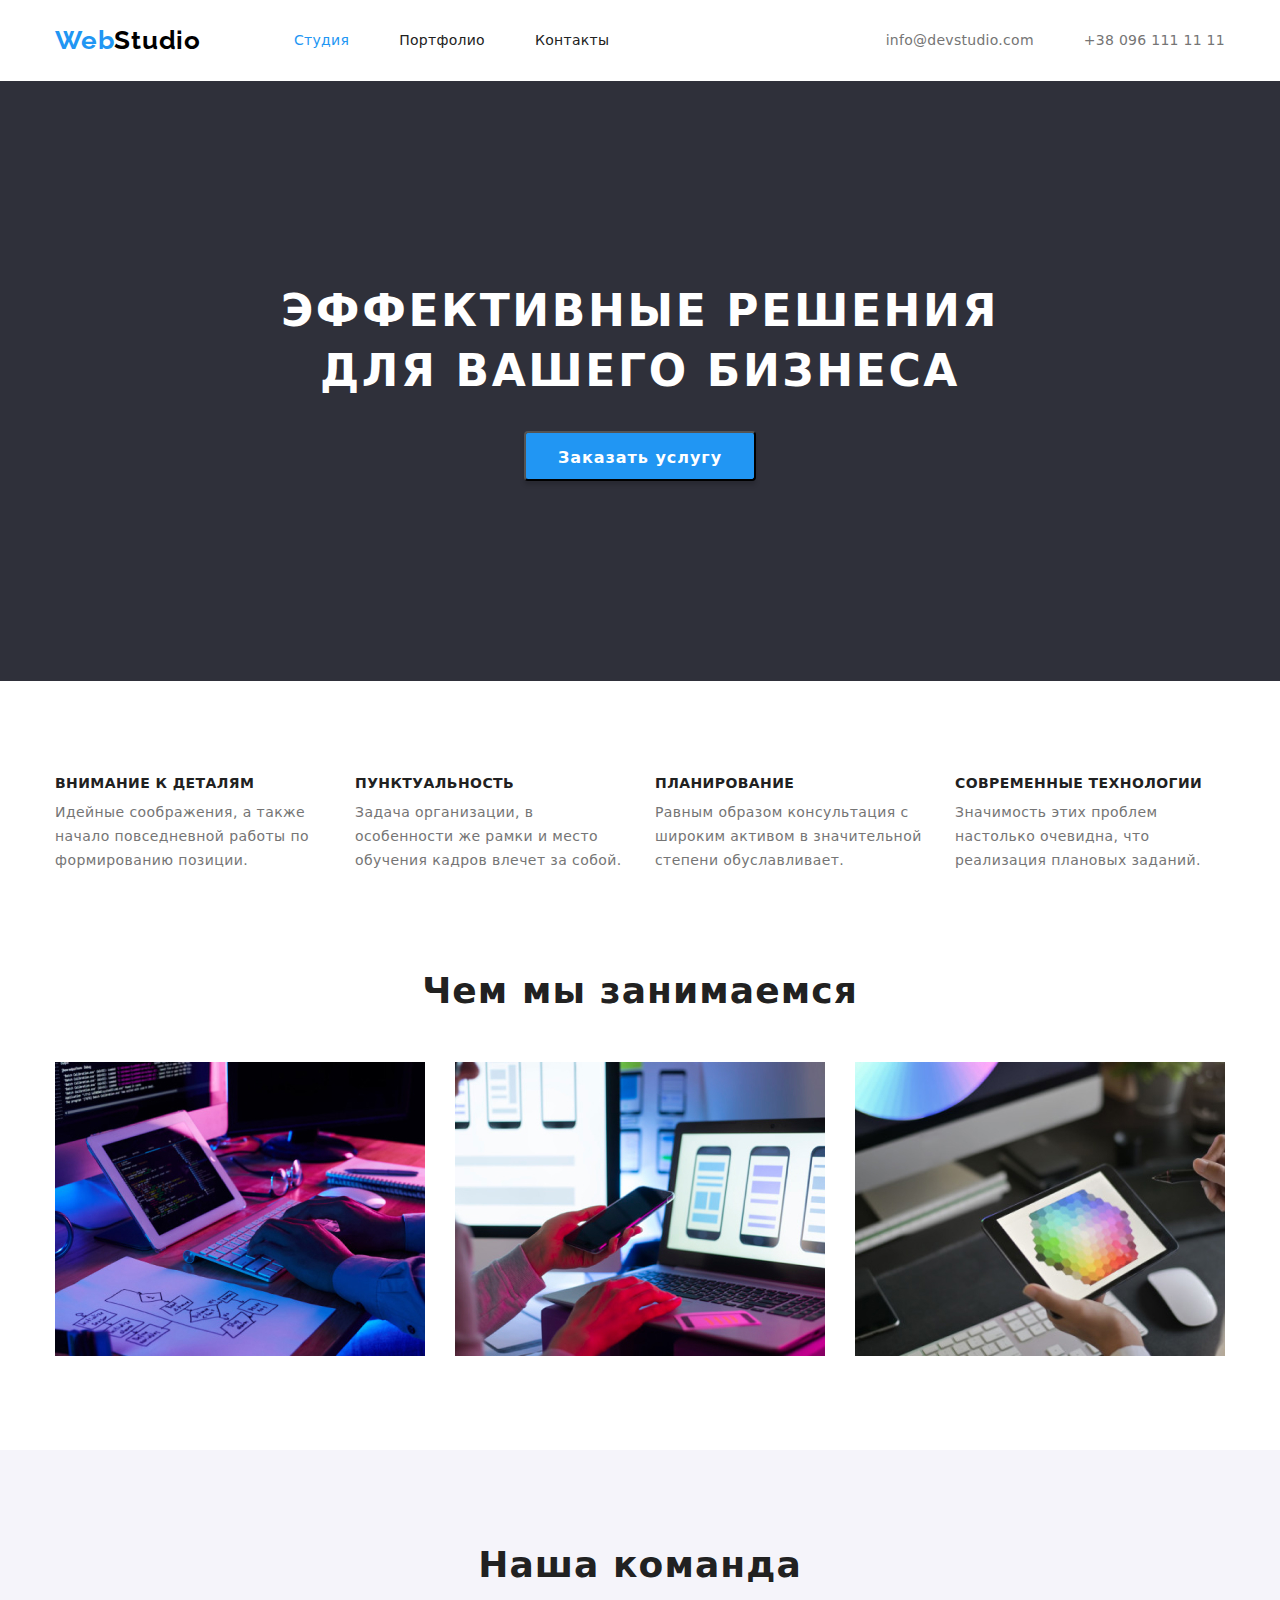
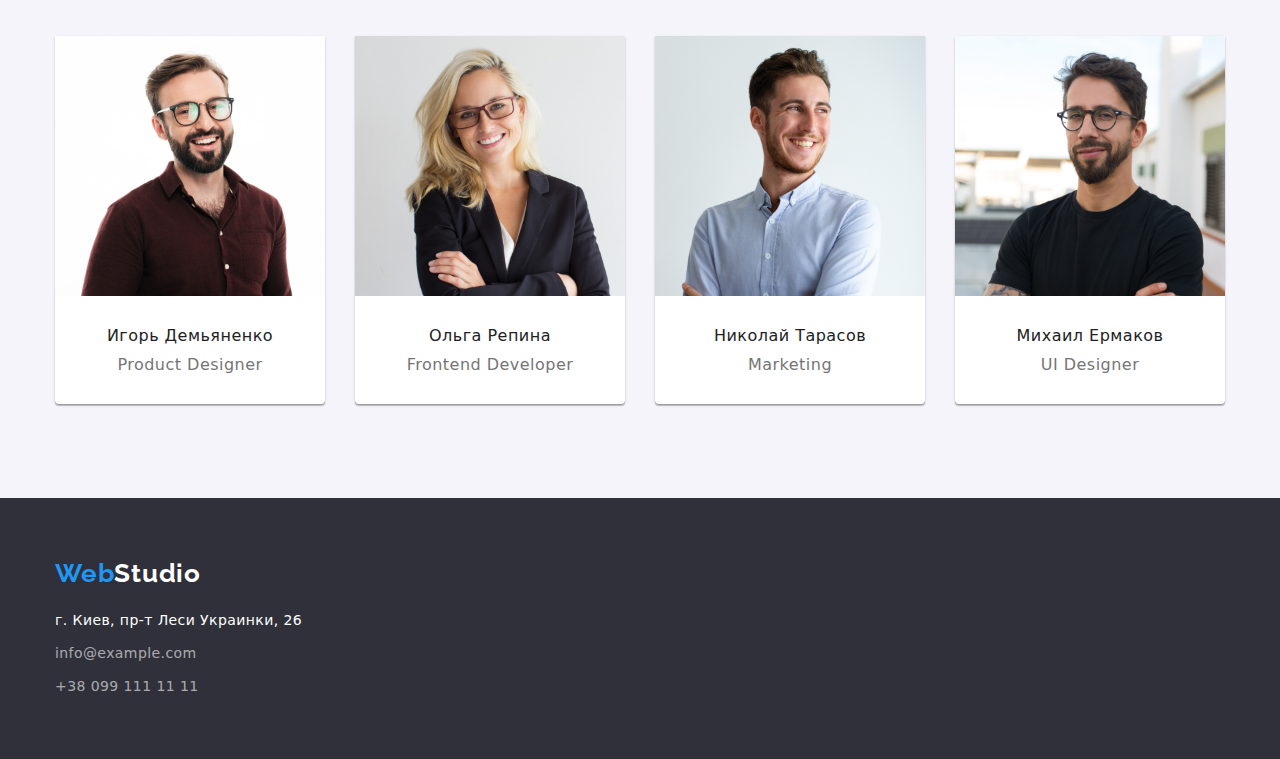
<file: index.html>
<!DOCTYPE html>
<html lang="ru">
<head>
    <meta charset="UTF-8">
    <meta name="viewport" content="width=device-width, initial-scale=1.0">
    <title>Студия</title>
    <link rel="stylesheet" href="https://cdnjs.cloudflare.com/ajax/libs/modern-normalize/1.0.0/modern-normalize.css">
    <link 
        href="https://fonts.googleapis.com/css2?family=Raleway:wght@700&family=Roboto:wght@400;500;700;900&display=swap" 
        rel="stylesheet">
    <link rel="stylesheet" href="./css/styles.css">
</head>
<body>
    <!--HEADER-->
    <header class="header">
        <div class="container">
            <nav class="navigation">
                <a class="logo link" href="./index.html" aria-label="WebStudio" lang="en">Web<span class="logo-web">Studio</span></a>
                <ul class="navigation-list list">
                    <li class="navigation-list-item">
                        <a class="navigation-list-link link active-page" href="./index.html">Студия</a>
                    </li>
                    <li class="navigation-list-item">
                        <a class="navigation-list-link link" href="./portfolio.html">Портфолио</a>
                    </li>
                    <li class="navigation-list-item">
                        <a class="navigation-list-link link" href="">Контакты</a>
                    </li>
                </ul>
            </nav>
            <ul class="contact-list list">
                <li class="contact-list-item">
                    <a class="contact-list-link link" href="mailto:info@devstudio.com">info@devstudio.com</a>  
                </li>
                <li class="contact-list-item">
                    <a class="contact-list-link link" href="tel:+380961111111">+38 096 111 11 11</a>
                </li>
            </ul>           
        </div>           
    </header>
    <main>
        <!--HERO-->
        <section class="hero">
            <div class="container">
                <h1 class="hero-title">ЭФФЕКТИВНЫЕ РЕШЕНИЯ <br> ДЛЯ ВАШЕГО БИЗНЕСА</h1>
                <button class="hero-button" type="button">Заказать услугу</button>
            </div>
        </section>
        <!--COMPANY ADVANTAGES-->
        <section class="advantages">
            <div class="container">
                <h2 class="section-title" hidden>Преимущества компании</h2>
                <ul class="advantages-list list">
                    <li class="advantages-list-item">
                        <h3 class="advantages-list-subtitle">ВНИМАНИЕ К ДЕТАЛЯМ</h3>
                        <p class="advantages-list-description">Идейные соображения, а также начало повседневной работы по формированию позиции.</p>
                    </li>                          
                    <li class="advantages-list-item">
                        <h3 class="advantages-list-subtitle">ПУНКТУАЛЬНОСТЬ</h3>
                        <p class="advantages-list-description">Задача организации, в особенности же рамки и место обучения кадров влечет за собой.</p>
                    </li>
                    <li class="advantages-list-item">
                        <h3 class="advantages-list-subtitle">ПЛАНИРОВАНИЕ</h3>
                        <p class="advantages-list-description">Равным образом консультация с широким активом в значительной степени обуславливает.</p>
                    </li>
                    <li class="advantages-list-item">
                        <h3 class="advantages-list-subtitle">СОВРЕМЕННЫЕ ТЕХНОЛОГИИ</h3>
                        <p class="advantages-list-description">Значимость этих проблем настолько очевидна, что реализация плановых заданий.</p>
                    </li>
                </ul>
            </div>
        </section>
        <!--COMPANY SERVICES-->
        <section class="services">
            <div class="container">
                <h2 class="section-title">Чем мы занимаемся</h2>
                <ul class="services-list list">
                    <li class="services-list-item"> 
                        <img class="service-list-image" src="./images/services/service1.jpg" width="370" height="294" alt="руки разработчика, работающего за компьютером">
                    </li>
                    <li class="services-list-item">
                        <img class="service-list-image" src="./images/services/service2.jpg" width="370" height="294" alt="руки веб дизайнера пользовательских интерфейсов, работающего над приложением для смартфонов">
                    </li>
                    <li class="services-list-item">
                        <img class="service-list-image" src="./images/services/service3.jpg" width="370" height="294" alt="руки веб дизайнера, работающего с графикой">
                    </li>
                </ul>
            </div>
        </section>
        <!--COMPANY TEAM-->
        <section class="team">
            <div class="container">
                <h2 class="section-title">Наша команда</h2>
                <ul class="team-list list">
                    <li class="team-list-item">
                        <img class="team-list-image" src="./images/team/team-member1.jpg" width="270" height="260" alt="фото продакт дизайнера">
                        <div class="team-list-content">
                            <h3 class="team-list-subtitle">Игорь Демьяненко</h3>
                            <p class="team-list-description" lang="en">Product Designer</p>
                        </div>
                    </li>
                    <li class="team-list-item">
                        <img class="team-list-image" src="./images/team/team-member2.jpg" width="270" height="260" alt="фото фронтенд разработчика">
                        <div class="team-list-content">
                            <h3 class="team-list-subtitle">Ольга Репина</h3>
                            <p class="team-list-description" lang="en">Frontend Developer</p>
                        </div>
                    </li>
                    <li class="team-list-item">
                        <img class="team-list-image" src="./images/team/team-member3.jpg" width="270" height="260" alt="фото маркетолога">
                        <div class="team-list-content">
                            <h3 class="team-list-subtitle">Николай Тарасов</h3>
                            <p class="team-list-description" lang="en">Marketing</p>
                    </div>
                    </li>
                    <li class="team-list-item">
                        <img class="team-list-image" src="./images/team/team-member4.jpg" width="270" height="260" alt="фото дизайнера пользовательских интерфейсов">
                        <div class="team-list-content">
                            <h3 class="team-list-subtitle">Михаил Ермаков</h3>
                            <p class="team-list-description" lang="en">UI Designer</p>
                        </div>
                    </li>
                </ul>
            </div>      
        </section>
    </main>
    <!--FOOTER-->
    <footer class="footer">
        <div class="container">
            <a class="logo link" href="./index.html" aria-label="WebStudio" lang="en">Web<span class="logo-web">Studio</span></a>
            <address class="address">
                <p class="address-line">
                    <a class="address-main link" href="https://goo.gl/maps/fexX8swV8cYwK8N79" target="blank">г. Киев, пр-т Леси Украинки, 26</a>
                </p> 
                <p class="address-line">
                    <a class="address-link link" href="mailto:info@example.com">info@example.com</a>
                </p>
                <p class="address-line">
                    <a class="address-link link" href="+380991111111">+38 099 111 11 11</a>
                </p>
            </address>
        </div>
    </footer>
</body>
</html>
</file>
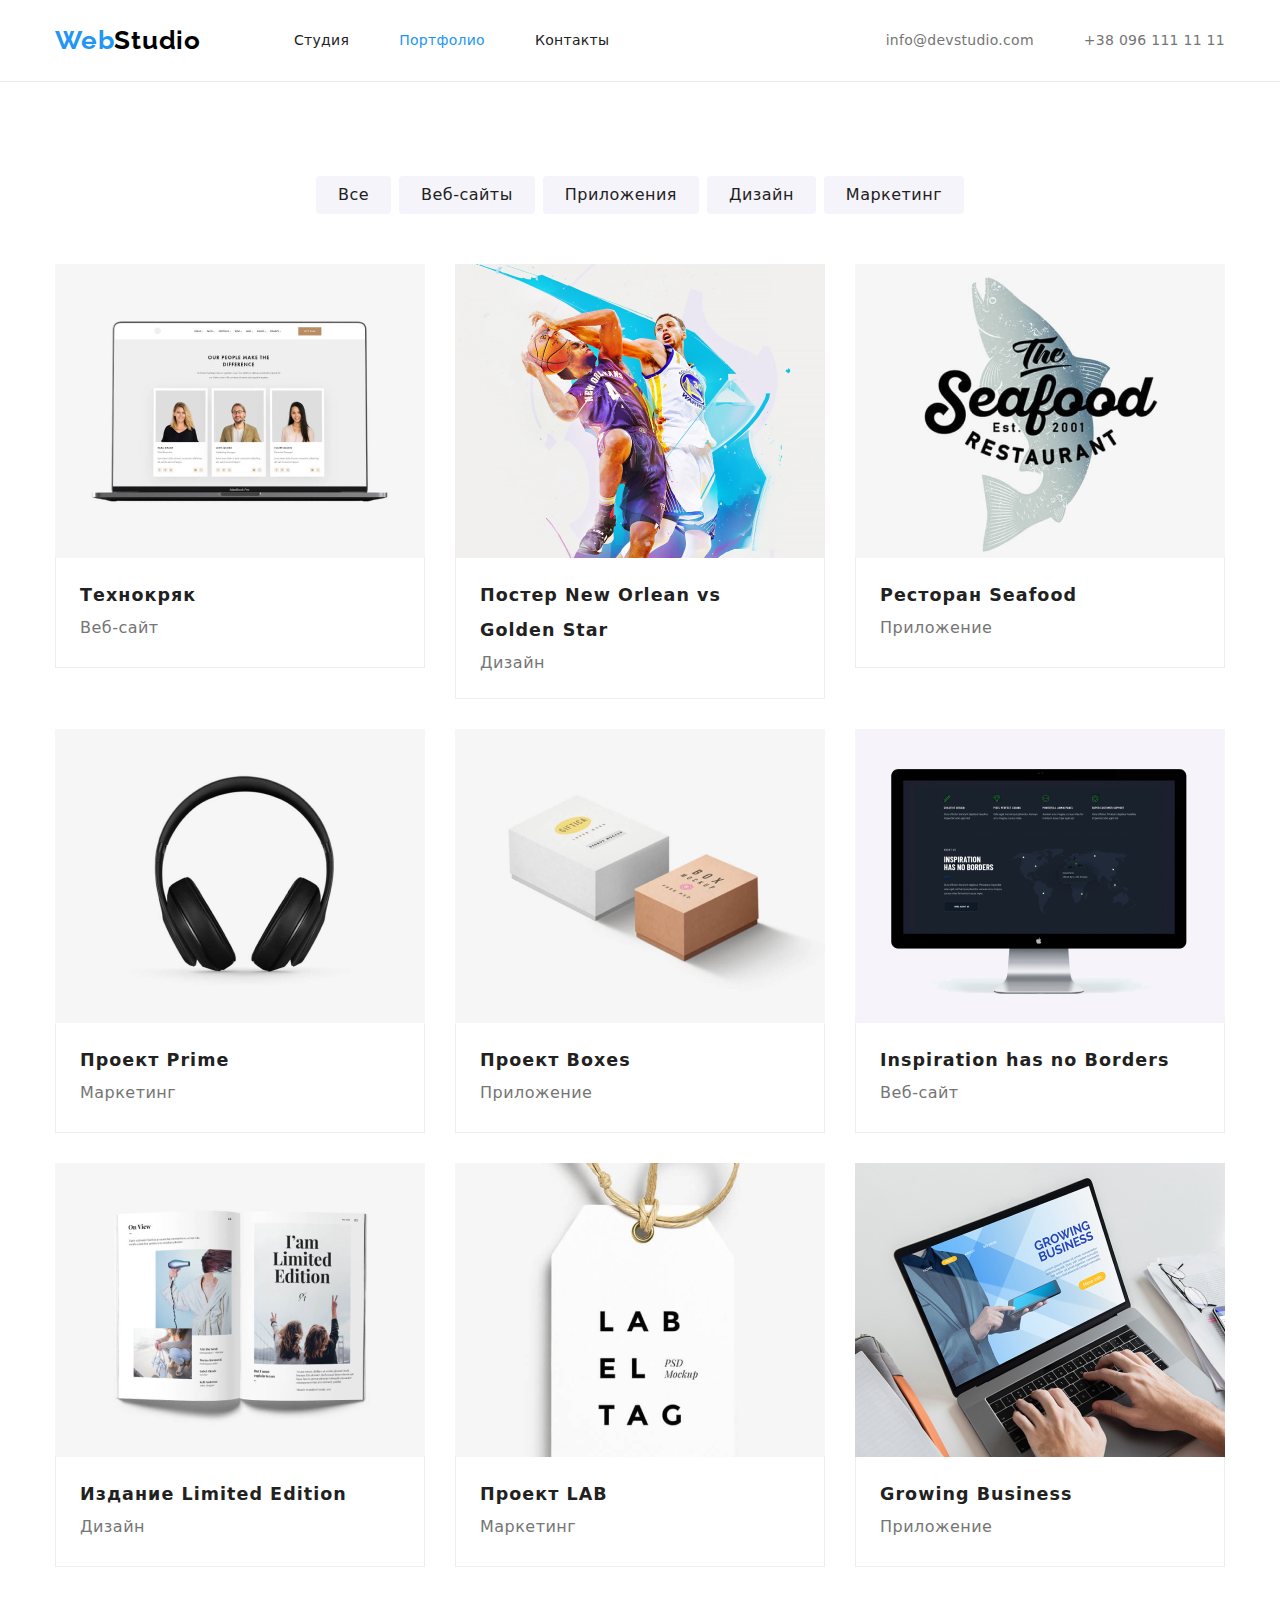
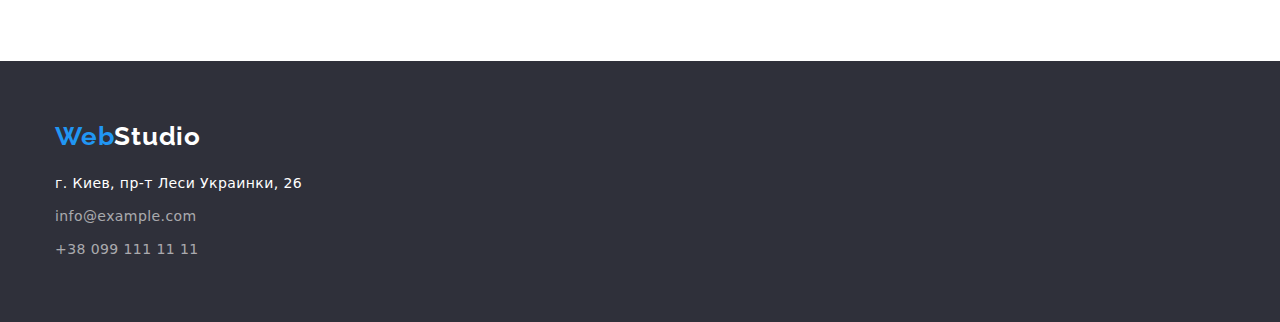
<file: portfolio.html>
<!DOCTYPE html>
<html lang="ru">
<head>
    <meta charset="UTF-8">
    <meta name="viewport" content="width=device-width, initial-scale=1.0">
    <title>Портфолио</title>
    <link rel="stylesheet" href="https://cdnjs.cloudflare.com/ajax/libs/modern-normalize/1.0.0/modern-normalize.css">
    <link 
        href="https://fonts.googleapis.com/css2?family=Raleway:wght@700&family=Roboto:wght@400;500;700;900&display=swap" 
        rel="stylesheet">
    <link rel="stylesheet" href="./css/styles.css">
</head>
<body>
    <!--HEADER-->
    <header class="header">
        <div class="container">
            <nav class="navigation">
                <a class="logo link" href="./index.html" aria-label="WebStudio" lang="en">Web<span class="logo-web">Studio</span></a>
                <ul class="navigation-list list">
                    <li class="navigation-list-item">
                        <a class="navigation-list-link link" href="./index.html">Студия</a>
                    </li>
                    <li class="navigation-list-item">
                        <a class="navigation-list-link link active-page" href="./portfolio.html">Портфолио</a>
                    </li>
                    <li class="navigation-list-item">
                        <a class="navigation-list-link link" href="">Контакты</a>
                    </li>
                </ul>
            </nav>
            <ul class="contact-list list">
                <li class="contact-list-item">
                    <a class="contact-list-link link" href="mailto:info@devstudio.com">info@devstudio.com</a>  
                </li>
                <li class="contact-list-item">
                    <a class="contact-list-link link" href="tel:+380961111111">+38 096 111 11 11</a>
                </li>
            </ul>      
        </div>                       
    </header>
    <main>
        <!--PORTFOLIO-->
        <section class="projects"> 
            <div class="container">
                <h1 class="section-title" hidden>Список проектов </h1>
                <ul class="projects-filter-list list">
                    <li class="projects-filter-list-item">
                        <button class="projects-filter-list-button" type="button">Все</button>
                    </li>
                    <li class="projects-filter-list-item">
                        <button class="projects-filter-list-button" type="button">Веб-сайты</button>
                    </li>
                    <li class="projects-filter-list-item">
                        <button class="projects-filter-list-button" type="button">Приложения</button>
                    </li>
                    <li class="projects-filter-list-item">
                        <button class="projects-filter-list-button" type="button">Дизайн</button>
                    </li>
                    <li class="projects-filter-list-item">
                        <button class="projects-filter-list-button" type="button">Маркетинг</button>
                    </li>
                </ul>
                <ul class="projects-list list">
                    <li class="projects-list-item">
                        <a class="projects-list-link link" href="">
                            <img class="projects-list-image" src="./images/portfolio/project1.jpg" width="370" height="294" alt="изображение проекта технокряк на ноутбуке">
                            <div class="projects-card-content">
                                <h2 class="projects-list-title">Технокряк</h2>
                                <p class="projects-list-description">Веб-сайт</p>
                            </div>
                        </a>
                    </li>
                    <li class="projects-list-item">
                        <a class="projects-list-link link" href="">
                            <img class="projects-list-image" src="./images/portfolio/project2.jpg" width="370" height="294" alt="постер нью-орлеан и голден стар">
                            <div class="projects-card-content">
                                <h2 class="projects-list-title">Постер <span lang="en">New Orlean vs Golden Star</span></h2>
                                <p class="projects-list-description">Дизайн</p>
                            </div>
                        </a>
                    </li>
                    <li class="projects-list-item">
                        <a class="projects-list-link link" href="">
                            <img class="projects-list-image" src="./images/portfolio/project3.jpg" width="370" height="294" alt="эмблема ресторана сифуд ">
                            <div class="projects-card-content">
                                <h2 class="projects-list-title">Ресторан <span lang="en">Seafood</span></h2>
                                <p class="projects-list-description">Приложение</p>
                            </div>
                        </a>
                    </li>
                    <li class="projects-list-item">
                        <a class="projects-list-link link" href="">
                            <img class="projects-list-image" src="./images/portfolio/project4.jpg" width="370" height="294" alt="наушники">
                            <div class="projects-card-content">
                                <h2 class="projects-list-title">Проект <span lang="en">Prime</span></h2>
                                <p class="projects-list-description">Маркетинг</p>
                            </div>
                        </a>
                    </li>
                    <li class="projects-list-item">
                        <a class="projects-list-link link" href="">
                            <img class="projects-list-image" src="./images/portfolio/project5.jpg" width="370" height="294" alt="две коробочки">
                            <div class="projects-card-content">
                                <h2 class="projects-list-title">Проект <span lang="en">Boxes</span></h2>
                                <p class="projects-list-description">Приложение</p>
                            </div>
                        </a>
                    </li>
                    <li class="projects-list-item">
                        <a class="projects-list-link link" href="">
                            <img class="projects-list-image" src="./images/portfolio/project6.jpg" width="370" height="294" alt="веб-сайт инспирейшен хез ноу бордерс открытый в браузере на экране">
                            <div class="projects-card-content">
                                <h2 lang="en" class="projects-list-title">Inspiration has no Borders</h2>
                                <p class="projects-list-description">Веб-сайт</p>
                            </div>
                        </a>
                    </li>
                    <li class="projects-list-item">
                        <a class="projects-list-link link" href="">
                            <img class="projects-list-image" src="./images/portfolio/project7.jpg" width="370" height="294" alt="открытое издание лимитед едишн">
                            <div class="projects-card-content">
                                <h2 class="projects-list-title">Издание <span lang="en">Limited Edition</span></h2>
                                <p class="projects-list-description">Дизайн</p>
                            </div>
                        </a>
                    </li>
                    <li class="projects-list-item">
                        <a class="projects-list-link link" href="">
                            <img class="projects-list-image" src="./images/portfolio/project8.jpg" width="370" height="294" alt="бирка с названием проекта лаб">
                            <div class="projects-card-content">
                                <h2 class="projects-list-title">Проект <span lang="en">LAB</span></h2>
                                <p class="projects-list-description">Маркетинг</p>
                            </div>
                        </a>
                    </li>
                    <li class="projects-list-item">
                        <a class="projects-list-link link" href="">
                            <img class="projects-list-image" src="./images/portfolio/project9.jpg" width="370" height="294" alt="приложение гроуин бизнес открытое в браузере на ноутбуке пользователя">
                            <div class="projects-card-content">
                                <h2 lang="en" class="projects-list-title">Growing Business</h2>
                                <p class="projects-list-description">Приложение</p>
                            </div>
                        </a>
                    </li>
                </ul>
            </div>        
        </section>
    </main>
    <!--FOOTER-->
    <footer class="footer">
        <div class="container">
            <a class="logo link" href="./index.html" aria-label="WebStudio" lang="en">Web<span class="logo-web">Studio</span></a>
            <address class="address">
               <p class="address-line">
                    <a class="address-main link" href="https://goo.gl/maps/fexX8swV8cYwK8N79" target="blank">г. Киев, пр-т Леси Украинки, 26</a>
               </p> 
               <p class="address-line">
                    <a class="address-link link" href="mailto:info@example.com">info@example.com</a>
               </p>
               <p class="address-line">
                    <a class="address-link link" href="+380991111111">+38 099 111 11 11</a>
               </p>
            </address>
        </div>
    </footer>
</body>
</html>
</file>
<file: css/styles.css>
:root {
    --main-font: "Roboto", sans-serif;
    --logo-font: "Raleway", sans-serif;
    --title-dark-color: #212121;
    --title-light-color: #FFFFFF;
    --logo-dark-color: #000000; 
    --description-color: #757575;
    --accent-color: #2196F3;
    --background-dark-color: #2F303A;
    --background-light-color: #F5F4FA;
    --semitransparent-grey:  rgba(255, 255, 255, 0.6);
    --hero-button-shadow-color: rgba(0, 0, 0, 0.15);
    --filter-button-background: linear-gradient(180deg, #FFFFFF 0%, rgba(255, 255, 255, 0) 100%), #F5F4FA;
}

*,
*::before,
*::after {
    margin: 0;
    padding: 0;
}

.body {
    font-family: 'Roboto', sans-serif;
}

.list {
    list-style: none;
}

.link {
    text-decoration: none;
}

.address {
    font-style: normal;
}

img {
    display:block;
    max-width: 100%;
    height:auto;
}

.container {
    width: 1200px;
    padding: 0 15px;
    margin: 0 auto;
}

/*  ============ COMPONENTS  ============ */

.logo {
    display:block;
    font-family: var(--logo-font);
    font-style: normal;
    font-weight: 700;
    font-size: 26px;
    line-height: 1.192;
    letter-spacing: 0.03em;
    color: var(--accent-color);
}

.logo-web {
    color: var(--accent-color);
}

.section-title {
    margin-bottom: 50px;
    font-weight: 700;
    font-size: 36px;
    line-height: 1.167;
    text-align: center;
    letter-spacing: 0.03em;
    color: var(--title-dark-color);
}
/*  ============ END COMPONENTS  ============ */

/*  ============ HEADER  ============ */

.header {
    padding: 25px 0;
}

.header .container {
    display: flex;
    align-items: center;
}

.navigation {
    display:flex;
    align-items: center;
}

.header .logo {
    margin-right: 93px;
}

.header .logo-web {
    color: var(--logo-dark-color);
}

.navigation-list {
    display:flex;
}

.navigation-list-item:not(:last-child) {
    margin-right: 50px;
}

.navigation-list-link {
    font-weight: 500;
    font-size: 14px;
    line-height: 1.143;
    letter-spacing: 0.02em;
    color: var(--title-dark-color);
}

.contact-list {
    display:flex;
    margin-left: auto;
}

.contact-list-link {
    font-weight: 500;
    font-size: 14px;
    line-height: 1.143;
    letter-spacing: 0.02em;
    color: var(--description-color);
}

.contact-list-item:not(:last-child) {
    margin-right: 50px;
}

.navigation-list-link:hover,
.navigation-list-link:focus,
.contact-list-link:hover,
.contact-list-link:focus {
    color: var(--accent-color);
}

.active-page {
    color: var(--accent-color);
}

/*  ============ END HEADER  ============ */

/*  ============ FOOTER  ============ */

.footer {
    padding: 60px 0;
    min-width: 250px;
    background-color: var(--background-dark-color);
}


.footer .logo-web {
    color: var(--title-light-color);
}

.footer .logo {
    margin-bottom:20px;
}

.address-line:not(:last-child) {
    margin-bottom: 9px;
}

.address-main {
    font-weight: 400;
    font-size: 14px;
    line-height: 1.714;
    letter-spacing: 0.03em;
    color: var(--title-light-color);
}

.address-link {
    font-weight: 400;
    font-size: 14px;
    line-height: 1.714;
    letter-spacing: 0.03em;
    color: var(--semitransparent-grey)
}

.address-main:hover,
.address-main:focus,
.address-link:hover,
.address-link:focus {
    color: var(--accent-color)
}

/*  ============ END FOOTER  ============ */


/*-------STUDIO PAGE-------*/

/*  ============ HERO  ============ */

.hero .container {
    padding-top: 200px;
    padding-bottom: 200px;
}

.hero {
    background-color: var(--background-dark-color);
    min-height: 600px;
    text-align: center;
}

.hero-title {
    margin-bottom: 30px;
    min-width: 696px;
    height: 120px;
    font-weight: 900;
    font-size: 44px;
    line-height: 1.364;
    letter-spacing: 0.06em;
    text-transform: uppercase;
    color: var(--title-light-color);
}  
.hero-button {
    padding: 10px 32px;
    min-width: 200px;
    height: 50px;
    font-weight: 700;
    font-size: 16px;
    line-height: 1.875;
    letter-spacing: 0.06em;
    align-items: center;
    color: var(--title-light-color);
    background: var(--accent-color);
    box-shadow: 0px 4px 4px var(--hero-button-shadow-color);
    border-radius: 4px;
}
  /*  ============ END HERO  ============ */

  /*  ============ ADVANTAGES  ============ */

.advantages .container {
    padding-bottom: 94px;
    padding-top:94px;
}

.advantages-list {
    display: flex;
}

.advantages-list-item {
    width: 270px;
    height: 101px;
}

.advantages-list-item:not(:last-child) {
    margin-right: 30px;
}

.advantages-list-subtitle {
    margin-bottom: 10px;
    font-weight: 700;
    font-size: 14px;
    line-height: 1.143;
    letter-spacing: 0.03em;
    text-transform: uppercase;
    color: var(--title-dark-color);
}


.advantages-list-description{
    font-weight: 400;
    font-size: 14px;
    line-height: 1.714;
    letter-spacing: 0.03em;
    color: var(--description-color)
}
/*  ============ END ADVANTAGES  ============ */

/*  ============ SERVICES  ============ */

.services {
    padding-bottom: 94px;
}

.services-list {
    display:flex;
}

.services-list-item:not(:last-child) {
    margin-right:30px;
}

/*  ============ END SERVICES  ============ */

/*  ============ TEAM  ============ */

.team {
    background: var(--background-light-color);
    padding-bottom: 94px;
    padding-top: 94px;
}

.team-list {
    display:flex;
}

.team-list-item:not(:last-child) {
    margin-right: 30px;
}

.team-list-item {
    width: 270px;
    background-color: var(--title-light-color);
    box-shadow: 0px 1px 3px rgba(0, 0, 0, 0.12), 0px 1px 1px rgba(0, 0, 0, 0.14), 0px 2px 1px rgba(0, 0, 0, 0.2);
    border-radius: 0px 0px 4px 4px;
}

.team-list-content {
    padding-bottom: 30px;
    padding-top:30px;
    text-align: center;
}


.team-list-subtitle {
    margin-bottom: 10px;
    font-weight: 500;
    font-size: 16px;
    line-height: 1.188;
    text-align: center;
    letter-spacing: 0.03em;
    color: var(--title-dark-color);
}
.team-list-description {
    font-weight: 400;
    font-size: 16px;
    line-height: 1.188;
    text-align: center;
    letter-spacing: 0.03em;
    color: var(--description-color)
}
/*  ============ END TEAM  ============ */

/*-------END STUDIO PAGE-------*/



/*-------PORTFOLIO PAGE-------*/

/*  ============ PROJECTS  ============ */

.projects {
    padding-top: 94px;
    padding-bottom:94px;
    border-top: 1px solid #ECECEC;
}

.projects-filter-list {
    display: flex;
    justify-content: center;
    padding-bottom: 50px;
}

.projects-filter-list-item:not(:last-child) {
    margin-right: 8px;    
}

.projects-filter-list-button {
    align-content: center;
    padding: 6px 22px;
    min-width: 73px;
    height: 38px;
    font-weight: 500;
    font-size: 16px;
    line-height: 1.625;
    text-align: center;
    letter-spacing: 0.03em;
    color: var(--title-dark-color);
    background: #F5F4FA;
    border-radius: 4px;
    border:none;
}

.projects-filter-list-button:hover,
.projects-filter-list-button:focus {
    color: var(--title-light-color);
    background: var(--accent-color)
}

.projects-list {
    display: flex;
    flex-wrap: wrap;
}

.projects-list-item {
    margin-right: 30px;
    margin-bottom: 30px;
}

.projects-list-item:nth-child(3n) {
    margin-right: 0;
}

.projects-list-item:nth-last-child(-n + 3) {
    margin-bottom: 0;
}

.projects-list-link {
    display: block;
}


.projects-card-content {
    width: 370px;
    min-height: 110px;
    padding: 20px 24px;
    border-bottom: 1px solid #EEEEEE;
    border-left: 1px solid #EEEEEE;
    border-right: 1px solid #EEEEEE;
}

.projects-list-title {
    font-weight: 700;
    font-size: 17.5px;
    line-height: 2;
    letter-spacing: 0.06em;
    color: var(--title-dark-color);
}

.projects-list-description {
    font-weight: 400;
    font-size: 16px;
    line-height: 1.875;
    letter-spacing: 0.03em;
    color: var(--description-color)
}
/*  ============ END PROJECTS  ============ */

/*-------END PORTFOLIO PAGE-------*/
</file>
